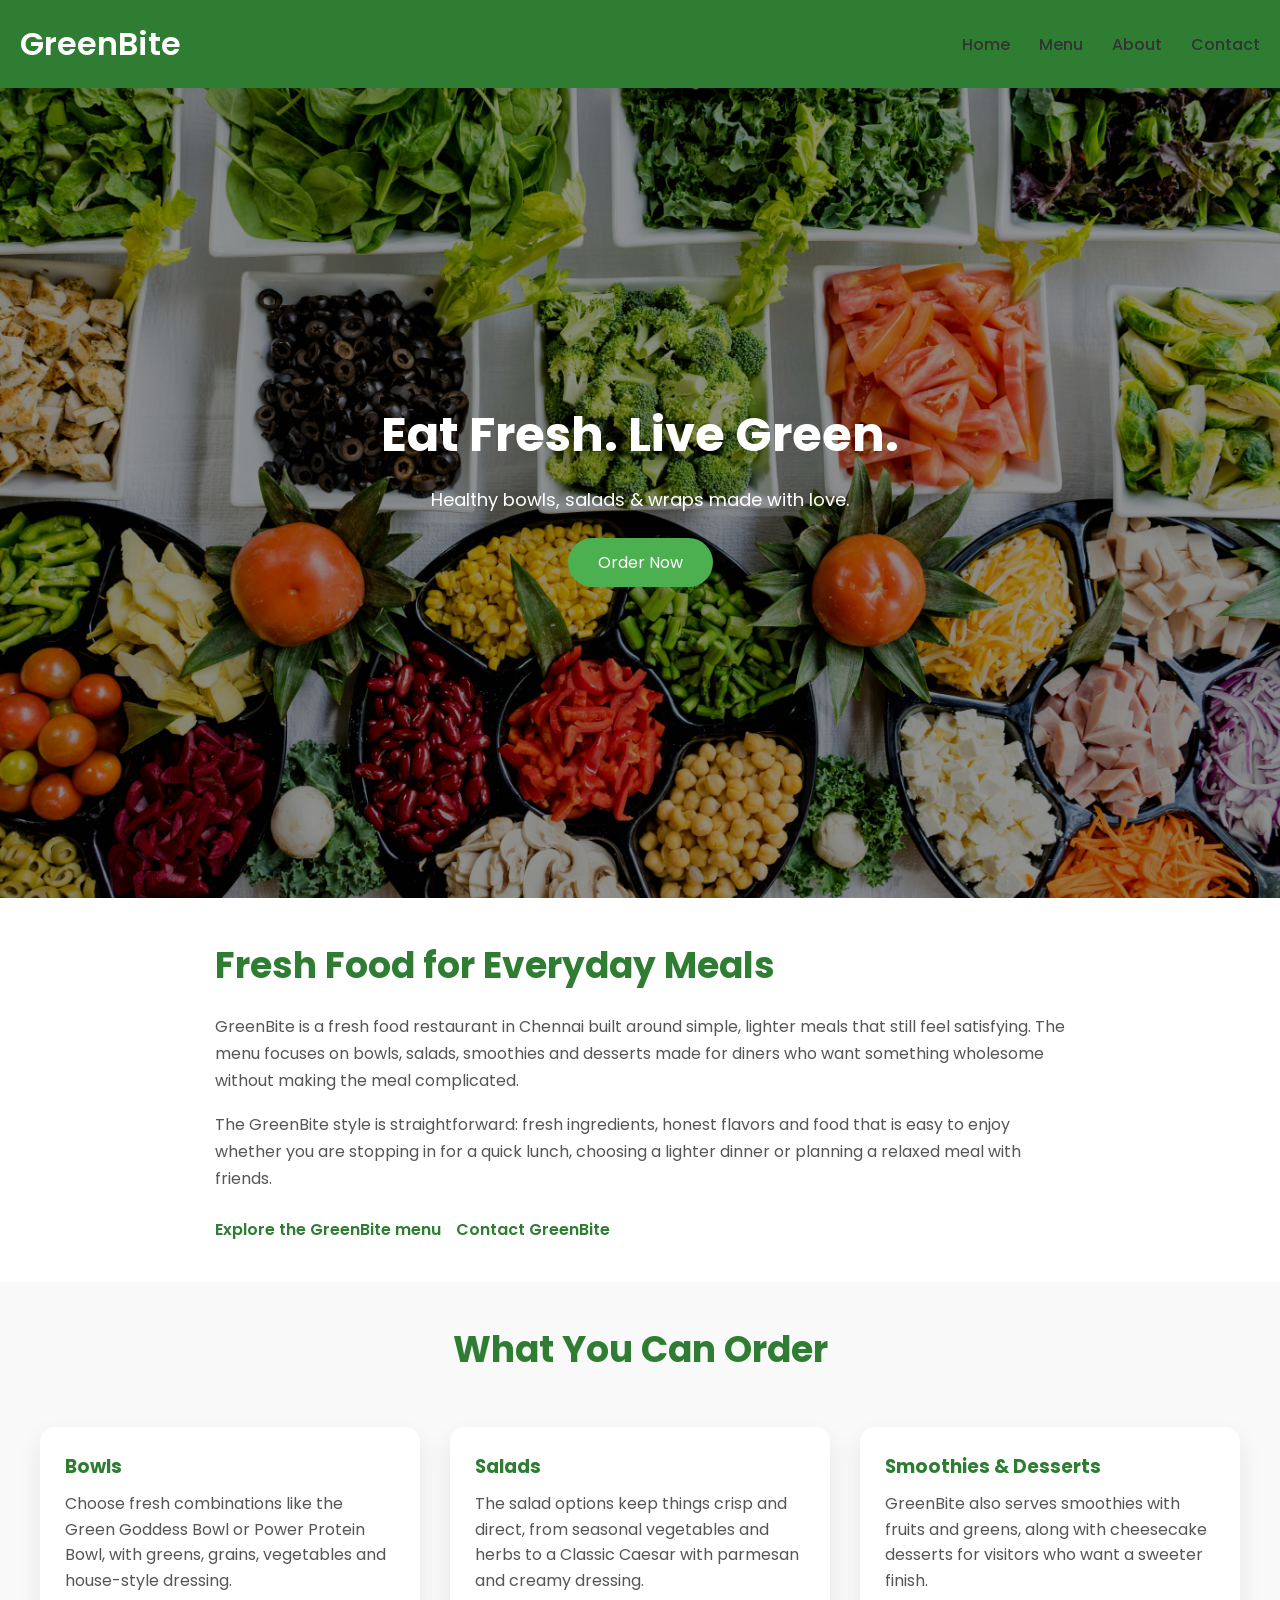
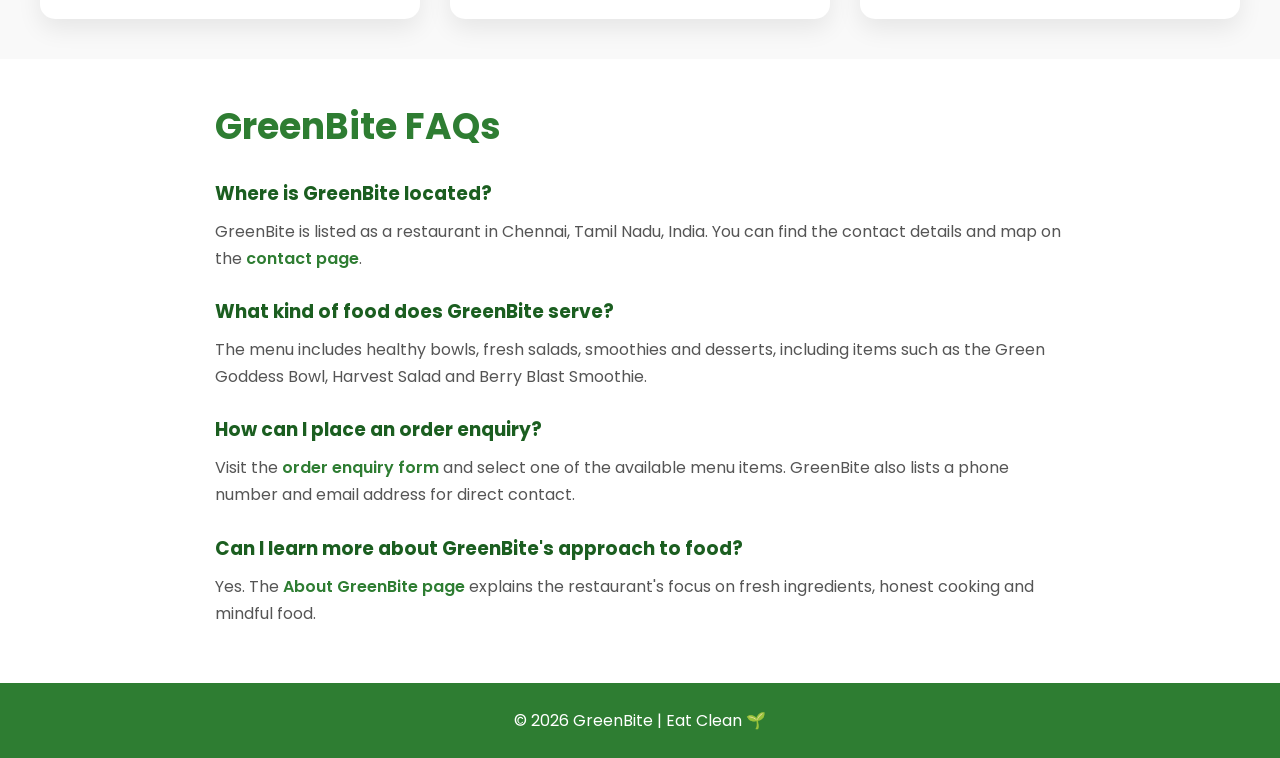
<file: index.html>
<!DOCTYPE html>
<html lang="en">
<head>
  <meta charset="UTF-8">
  <meta name="viewport" content="width=device-width, initial-scale=1.0">
  <title>GreenBite | Fresh &amp; Healthy Food in Chennai</title>
  <meta name="description" content="Enjoy fresh bowls, salads, wraps and wholesome meals from GreenBite, a healthy food restaurant in Chennai.">
  <meta name="google-site-verification" content="YQFDYgL6CHTjE5HYGNesCQ-pMt0rAQGKThCjqk7P7a8" />
  <meta name="robots" content="index, follow">
  <link rel="canonical" href="https://project-bice-sigma.vercel.app/">
  <meta property="og:type" content="website">
  <meta property="og:site_name" content="GreenBite">
  <meta property="og:title" content="GreenBite | Fresh &amp; Healthy Food in Chennai">
  <meta property="og:description" content="Enjoy fresh bowls, salads, wraps and wholesome meals from GreenBite, a healthy food restaurant in Chennai.">
  <meta property="og:url" content="https://project-bice-sigma.vercel.app/">
  <meta property="og:image" content="https://project-bice-sigma.vercel.app/mainimage.jpg">
  <meta property="og:locale" content="en_IN">
  <meta name="twitter:card" content="summary_large_image">
  <meta name="twitter:title" content="GreenBite | Fresh &amp; Healthy Food in Chennai">
  <meta name="twitter:description" content="Enjoy fresh bowls, salads, wraps and wholesome meals from GreenBite, a healthy food restaurant in Chennai.">
  <meta name="twitter:image" content="https://project-bice-sigma.vercel.app/mainimage.jpg">
  <link rel="icon" href="Brown and White SImple Modern Professional Catering Logo (1).png" type="image/png">
  <link rel="preconnect" href="https://fonts.googleapis.com">
  <link rel="preconnect" href="https://fonts.gstatic.com" crossorigin>
  <link href="https://fonts.googleapis.com/css2?family=Poppins:wght@300;400;600&display=swap" rel="stylesheet">
  <link rel="stylesheet" href="style.css">
  <script type="application/ld+json">
    {
      "@context": "https://schema.org",
      "@type": "Restaurant",
      "name": "GreenBite",
      "url": "https://project-bice-sigma.vercel.app/",
      "image": "https://project-bice-sigma.vercel.app/mainimage.jpg",
      "description": "GreenBite serves fresh bowls, salads, wraps and wholesome meals in Chennai.",
      "telephone": "+919876543210",
      "email": "hello@greenbite.com",
      "address": {
        "@type": "PostalAddress",
        "name": "GreenBite Restaurant",
        "streetAddress": "City of Culture",
        "addressLocality": "Chennai",
        "addressRegion": "Tamil Nadu",
        "addressCountry": "IN"
      },
      "openingHoursSpecification": [
        {
          "@type": "OpeningHoursSpecification",
          "dayOfWeek": ["Monday", "Tuesday", "Wednesday", "Thursday", "Friday"],
          "opens": "10:00",
          "closes": "22:00"
        },
        {
          "@type": "OpeningHoursSpecification",
          "dayOfWeek": ["Saturday", "Sunday"],
          "opens": "09:00",
          "closes": "23:00"
        }
      ],
      "servesCuisine": ["Healthy food", "Salads", "Smoothies", "Desserts"],
      "priceRange": "₹200-₹290"
    }
  </script>
</head>
<body>
  <header>
    <p class="site-title">GreenBite</p>
    <nav aria-label="Primary navigation">
      <a href="/">Home</a>
      <a href="menu.html">Menu</a>
      <a href="about.html">About</a>
      <a href="contact.html">Contact</a>
    </nav>
  </header>

  <main>
    <section class="hero" id="home">
      <div>
        <h1>Eat Fresh. Live Green.</h1>
        <p>Healthy bowls, salads &amp; wraps made with love.</p>
        <button onclick="orderNow()">Order Now</button>
      </div>
    </section>

    <section class="home-intro">
      <div class="home-copy">
        <h2>Fresh Food for Everyday Meals</h2>
        <p>
          GreenBite is a fresh food restaurant in Chennai built around simple,
          lighter meals that still feel satisfying. The menu focuses on bowls,
          salads, smoothies and desserts made for diners who want something
          wholesome without making the meal complicated.
        </p>
        <p>
          The GreenBite style is straightforward: fresh ingredients, honest
          flavors and food that is easy to enjoy whether you are stopping in for
          a quick lunch, choosing a lighter dinner or planning a relaxed meal
          with friends.
        </p>
        <div class="text-links">
          <a href="menu.html">Explore the GreenBite menu</a>
          <a href="contact.html">Contact GreenBite</a>
        </div>
      </div>
    </section>

    <section class="home-highlights">
      <div class="section-title">
        <h2>What You Can Order</h2>
      </div>
      <div class="highlight-grid">
        <article class="highlight-card">
          <h3>Bowls</h3>
          <p>
            Choose fresh combinations like the Green Goddess Bowl or Power
            Protein Bowl, with greens, grains, vegetables and house-style
            dressing.
          </p>
        </article>
        <article class="highlight-card">
          <h3>Salads</h3>
          <p>
            The salad options keep things crisp and direct, from seasonal
            vegetables and herbs to a Classic Caesar with parmesan and creamy
            dressing.
          </p>
        </article>
        <article class="highlight-card">
          <h3>Smoothies &amp; Desserts</h3>
          <p>
            GreenBite also serves smoothies with fruits and greens, along with
            cheesecake desserts for visitors who want a sweeter finish.
          </p>
        </article>
      </div>
    </section>

    <section class="home-faq">
      <div class="home-copy">
        <h2>GreenBite FAQs</h2>
        <h3>Where is GreenBite located?</h3>
        <p>
          GreenBite is listed as a restaurant in Chennai, Tamil Nadu, India.
          You can find the contact details and map on the <a href="contact.html">contact page</a>.
        </p>
        <h3>What kind of food does GreenBite serve?</h3>
        <p>
          The menu includes healthy bowls, fresh salads, smoothies and desserts,
          including items such as the Green Goddess Bowl, Harvest Salad and
          Berry Blast Smoothie.
        </p>
        <h3>How can I place an order enquiry?</h3>
        <p>
          Visit the <a href="contact.html">order enquiry form</a> and select one
          of the available menu items. GreenBite also lists a phone number and
          email address for direct contact.
        </p>
        <h3>Can I learn more about GreenBite's approach to food?</h3>
        <p>
          Yes. The <a href="about.html">About GreenBite page</a> explains the
          restaurant's focus on fresh ingredients, honest cooking and mindful
          food.
        </p>
      </div>
    </section>
  </main>

  <footer>
    <p>© 2026 GreenBite | Eat Clean 🌱</p>
  </footer>

  <script>
    function orderNow() {
      window.location.href = "menu.html";
    }
  </script>
</body>
</html>
</file>
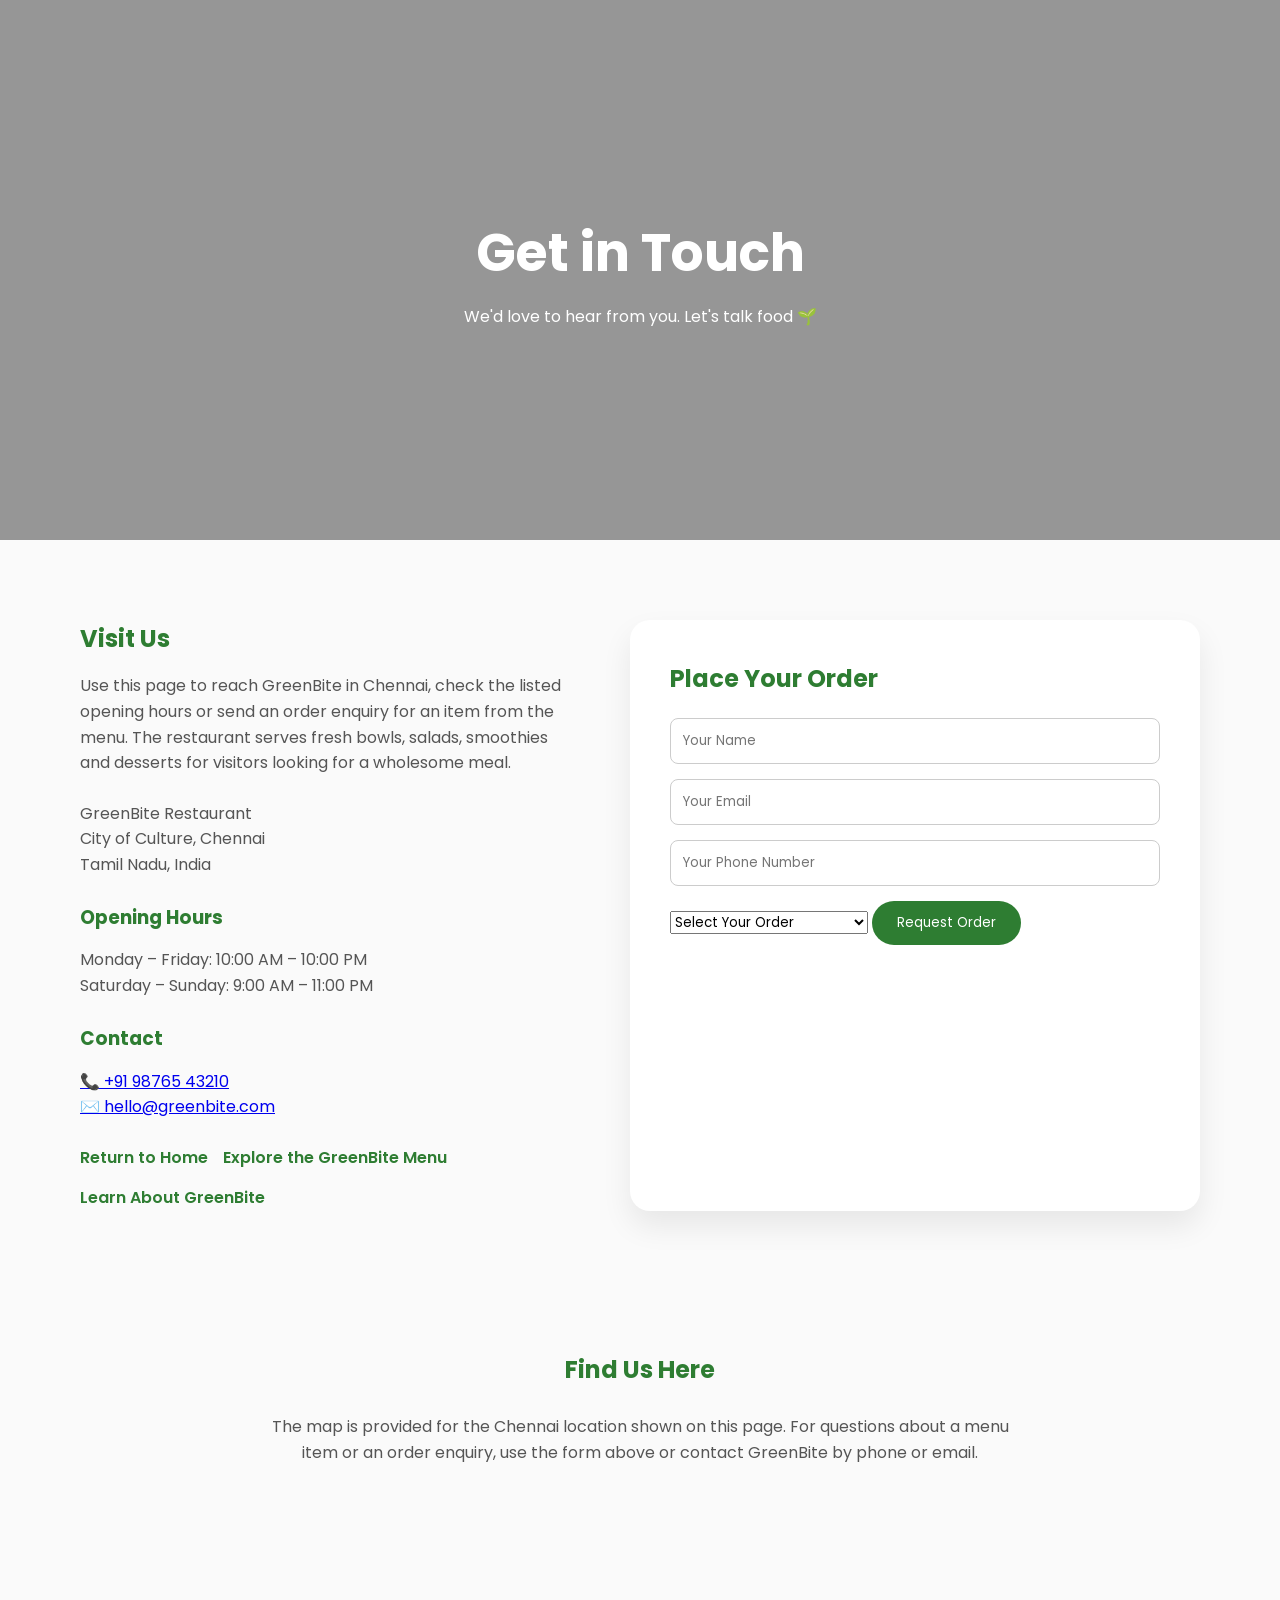
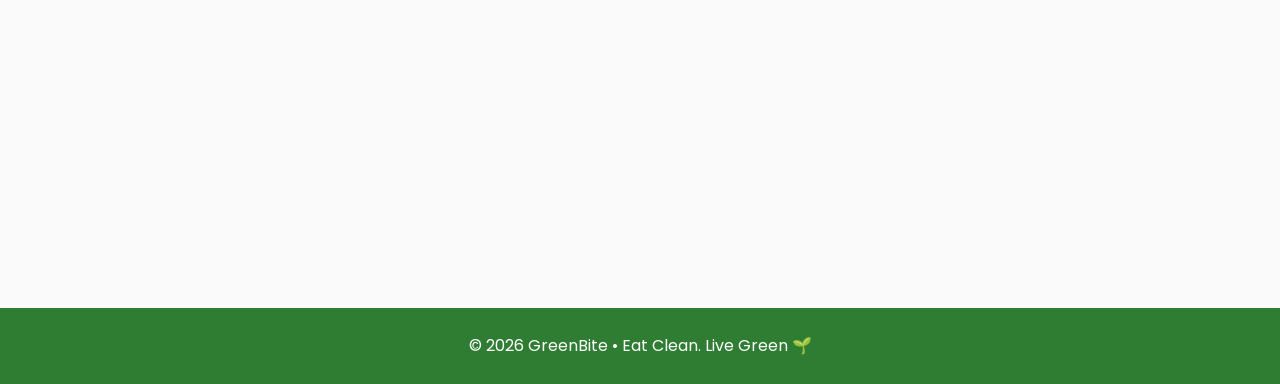
<file: contact.html>
<!DOCTYPE html>
<html lang="en">
<head>
  <meta charset="UTF-8">
  <meta name="viewport" content="width=device-width, initial-scale=1.0">
  <title>Contact GreenBite | Restaurant in Chennai</title>
  <meta name="description" content="Contact or visit GreenBite in Chennai, view opening hours and place an order enquiry for fresh bowls, salads and smoothies.">
  <meta name="robots" content="index, follow">
  <link rel="canonical" href="https://project-bice-sigma.vercel.app/contact.html">
  <meta property="og:type" content="website">
  <meta property="og:site_name" content="GreenBite">
  <meta property="og:title" content="Contact GreenBite | Restaurant in Chennai">
  <meta property="og:description" content="Contact or visit GreenBite in Chennai, view opening hours and place an order enquiry for fresh bowls, salads and smoothies.">
  <meta property="og:url" content="https://project-bice-sigma.vercel.app/contact.html">
  <meta property="og:image" content="https://project-bice-sigma.vercel.app/mainimage.jpg">
  <meta property="og:locale" content="en_IN">
  <meta name="twitter:card" content="summary_large_image">
  <meta name="twitter:title" content="Contact GreenBite | Restaurant in Chennai">
  <meta name="twitter:description" content="Contact or visit GreenBite in Chennai, view opening hours and place an order enquiry for fresh bowls, salads and smoothies.">
  <meta name="twitter:image" content="https://project-bice-sigma.vercel.app/mainimage.jpg">
  <link rel="icon" href="Brown and White SImple Modern Professional Catering Logo (1).png" type="image/png">
  <link rel="preconnect" href="https://fonts.googleapis.com">
  <link rel="preconnect" href="https://fonts.gstatic.com" crossorigin>
  <link href="https://fonts.googleapis.com/css2?family=Poppins:wght@300;400;600&display=swap" rel="stylesheet">
  <link rel="stylesheet" href="contact.css">
  <script src="contact.js" defer></script>
</head>
<body>

  <main>
    <section class="contact-hero">
      <div class="hero-text">
        <h1>Get in Touch</h1>
        <p>We'd love to hear from you. Let's talk food 🌱</p>
      </div>
    </section>

    <section class="contact-section">
      <div class="contact-container">

        <address class="contact-info">
          <h2>Visit Us</h2>
          <p>
            Use this page to reach GreenBite in Chennai, check the listed
            opening hours or send an order enquiry for an item from the menu.
            The restaurant serves fresh bowls, salads, smoothies and desserts
            for visitors looking for a wholesome meal.
          </p>
          <p>
            GreenBite Restaurant<br>
            City of Culture, Chennai<br>
            Tamil Nadu, India
          </p>

          <h3>Opening Hours</h3>
          <p>
            Monday – Friday: 10:00 AM – 10:00 PM<br>
            Saturday – Sunday: 9:00 AM – 11:00 PM
          </p>

          <h3>Contact</h3>

          <a href="tel:+919876543210">📞 +91 98765 43210</a><br>
          <a href="mailto:hello@greenbite.com">✉️ hello@greenbite.com</a>

          <div class="contact-links">
            <a href="/">Return to Home</a>
            <a href="menu.html">Explore the GreenBite Menu</a>
            <a href="about.html">Learn About GreenBite</a>
          </div>
        </address>

        <div class="contact-form">
          <h2>Place Your Order</h2>

          <form onsubmit="return validateOrder();">
            <input type="text" id="name" name="name" placeholder="Your Name" autocomplete="name" required>
            <input type="email" id="email" name="email" placeholder="Your Email" autocomplete="email" required>
            <input type="tel" id="phone" name="phone" placeholder="Your Phone Number" autocomplete="tel" required>
            <select id="order" name="order" required>
              <option value="">Select Your Order</option>
              <option>Smoothie</option>
              <option>Berry Blast Smoothie</option>
              <option>Harvest Salad</option>
              <option>Power Protein Bowl</option>
              <option>Classic Caesar</option>
              <option>Honeycomb Cheesecake</option>
              <option>Lime Mousse Cheesecake</option>
              <option>Green Goddess Bowl</option>
            </select>
            <button type="submit">Request Order</button>
          </form>
        </div>

      </div>
    </section>

    <section class="map-section">
      <h2>Find Us Here</h2>
      <p class="map-intro">
        The map is provided for the Chennai location shown on this page. For
        questions about a menu item or an order enquiry, use the form above or
        contact GreenBite by phone or email.
      </p>
      <iframe
        src="https://www.google.com/maps?q=chennai&output=embed"
        title="Map showing GreenBite location in Chennai"
        allowfullscreen
        loading="lazy">
      </iframe>
    </section>
  </main>

  <footer>
    <p>© 2026 GreenBite • Eat Clean. Live Green 🌱</p>
  </footer>

</body>
</html>
</file>
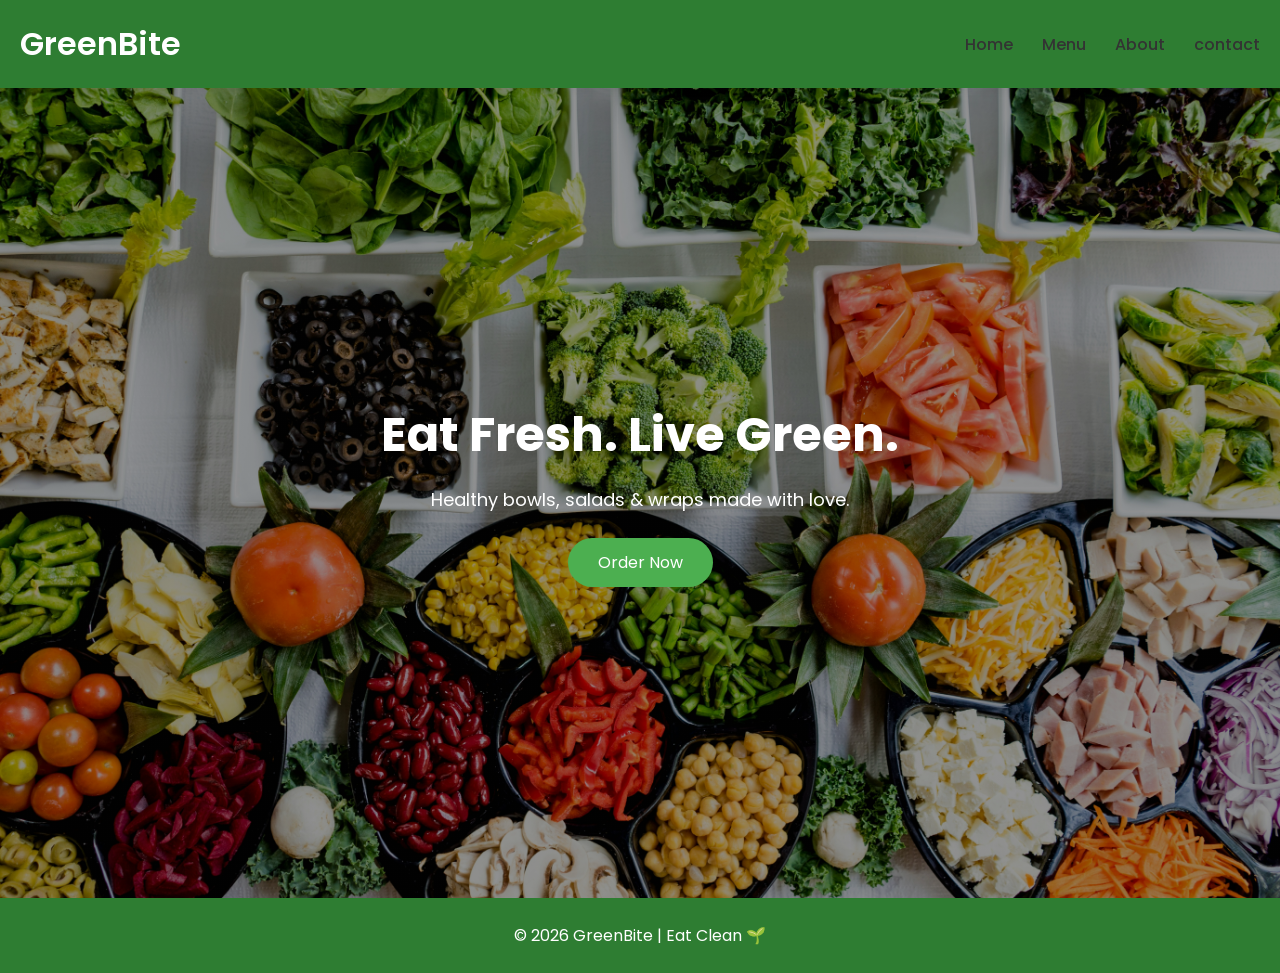
<file: new.html>
<!DOCTYPE html>
<html lang="en">
<head>
   <link rel="stylesheet" href="style.css">
  <title>GreenBite | Fresh Food Restaurant</title>
  <link rel="icon" href="Brown and White SImple Modern Professional Catering Logo (1).png" type="image/png">
  <link href="https://fonts.googleapis.com/css2?family=Poppins:wght@300;400;600&display=swap" rel="stylesheet">
</head>
<body>
  <header>
    <h1>GreenBite</h1>
    <nav>
      <a href="new.html">Home</a>
      <a href="menu.html">Menu</a>
      <a href="about.html">About</a>
      <a href="contact.html">contact</a>
    </nav>
  </header>
  <section class="hero" id="home">
    <div>
      <h2>Eat Fresh. Live Green.</h2>
      <p>Healthy bowls, salads & wraps made with love.</p>
      <button onclick="orderNow()">Order Now</button>
    </div>
  </section>
  <footer>
    <p>© 2026 GreenBite | Eat Clean 🌱</p>
  </footer>
  <script>
    function orderNow() {
      window.location.href = "menu.html";
    }
  </script>
  <script src="event.js"></script>
</file>
<file: style.css>
* {
      margin: 0;
      padding: 0;
      box-sizing: border-box;
      font-family: 'Poppins', sans-serif;
    }

    body {
      background: #f9f9f9;
      color: #333;
    }
    header {
      display: flex;
      justify-content: space-between;
      align-items: center;
      padding: 20px 60px;
      background: #ffffff;
      box-shadow: 0 2px 10px rgba(0,0,0,0.05);
      position: sticky;
      top: 0;
      z-index: 10;
    }

    header h1,
    .site-title {
      font-size: 2em;
      font-weight: 600;
    }

    nav a {
      margin-left: 25px;
      text-decoration: none;
      color: #333;
      font-weight: 500;
    }

    nav a:hover {
      color: #2e7d32;
    }

    .hero {
      height: 90vh;
      background: linear-gradient(rgba(0,0,0,0.4), rgba(0,0,0,0.4)),
        url("mainimage.jpg") center/cover no-repeat;
      display: flex;
      align-items: center;
      justify-content: center;
      text-align: center;
      color: white;
      padding: 20px;
    }

    .hero h1,
    .hero h2 {
      font-size: 48px;
      margin-bottom: 15px;
    }

    .hero p {
      font-size: 18px;
      margin-bottom: 25px;
    }

    .hero button {
      padding: 12px 30px;
      background: #4caf50;
      border: none;
      color: white;
      font-size: 16px;
      border-radius: 30px;
      cursor: pointer;
    }

    .hero button:hover {
      background: #388e3c;
    }

    section {
      padding: 70px 60px;
    }

    .section-title {
      text-align: center;
      margin-bottom: 50px;
    }

    .section-title h2 {
      font-size: 36px;
      color: #2e7d32;
    }

    .home-intro,
    .home-faq {
      background: #ffffff;
    }

    .home-copy {
      max-width: 850px;
      margin: 0 auto;
    }

    .home-copy h2,
    .home-faq h2 {
      font-size: 36px;
      color: #2e7d32;
      margin-bottom: 20px;
    }

    .home-copy h3 {
      color: #1b5e20;
      margin-top: 25px;
      margin-bottom: 10px;
    }

    .home-copy p {
      line-height: 1.7;
      margin-bottom: 16px;
      color: #555;
    }

    .text-links {
      display: flex;
      flex-wrap: wrap;
      gap: 15px;
      margin-top: 25px;
    }

    .text-links a,
    .home-copy a {
      color: #2e7d32;
      font-weight: 600;
      text-decoration: none;
    }

    .text-links a:hover,
    .home-copy a:hover {
      text-decoration: underline;
    }

    .highlight-grid {
      display: grid;
      grid-template-columns: repeat(auto-fit, minmax(240px, 1fr));
      gap: 30px;
    }

    .highlight-card {
      background: white;
      border-radius: 15px;
      padding: 25px;
      box-shadow: 0 10px 25px rgba(0,0,0,0.08);
    }

    .highlight-card h3 {
      color: #2e7d32;
      margin-bottom: 10px;
    }

    .highlight-card p {
      color: #555;
      line-height: 1.6;
    }

    .menu {
      display: grid;
      grid-template-columns: repeat(auto-fit, minmax(250px, 1fr));
      gap: 30px;
    }

    .menu-card {
      background: white;
      border-radius: 15px;
      overflow: hidden;
      box-shadow: 0 10px 25px rgba(0,0,0,0.08);
      transition: transform 0.3s;
    }

    .menu-card:hover {
      transform: translateY(-10px);
    }

    .menu-card img {
      width: 100%;
      height: 200px;
      object-fit: cover;
    }

    .menu-card .content {
      padding: 20px;
    }

    .menu-card h3 {
      color: #2e7d32;
      margin-bottom: 10px;
    }

    .about {
      display: flex;
      flex-wrap: wrap;
      gap: 40px;
      align-items: center;
    }

    .about img {
      width: 100%;
      max-width: 450px;
      border-radius: 20px;
    }

    .about-text {
      max-width: 500px;
    }


    footer {
      background: #2e7d32;
      color: white;
      text-align: center;
      padding: 25px;
    }

    @media(max-width: 768px) {
      header {
        padding: 20px;
      }
      section {
        padding: 50px 20px;
      }
      .hero h1,
      .hero h2 {
        font-size: 36px;
      }

      .home-copy h2,
      .home-faq h2 {
        font-size: 30px;
      }
  }
* {
  font-family: 'Poppins', sans-serif;
  margin: 0;
}
header {
  background: #2e7d32;
  color: white;
  padding: 20px;
  text-align: center;
}
section {
  padding: 40px;
}
.menu {
  display: grid;
  grid-template-columns: repeat(auto-fit, minmax(250px, 1fr));
  gap: 20px;
}
.card {
  padding: 20px;
  border-radius: 10px;
}
button {
  background: #2e7d32;
  color: white;
  border: none;
  padding: 10px;
  border-radius: 5px;
  cursor: pointer;
}
form {
  max-width: 400px;
  background: white;
  padding: 20px;
  border-radius: 10px;
}
input, select {
  width: 100%;
  padding: 10px;
  margin: 10px 0;
}
.contact-info {
  background: #f4f4f4;
  margin-top: 20px;
  background-attachment: scroll;
  background-size: cover;
  padding: 20px;                                                                                                                                                    
}
</file>
<file: contact.css>
* {
  margin: 0;
  padding: 0;
  box-sizing: border-box;
  font-family: 'Poppins', sans-serif;
}

body {
  background: #fafafa;
  color: #2f2f2f;
  line-height: 1.6;
}

.contact-hero {
  height: 60vh;
  background: linear-gradient(rgba(0,0,0,0.4), rgba(0,0,0,0.4)),
    url("https://images.unsplash.com/photo-1555396273-367ea4eb4db5")
    center/cover no-repeat;
  display: flex;
  align-items: center;
  justify-content: center;
  text-align: center;
  color: white;
}

.contact-hero h1 {
  font-size: 52px;
  margin-bottom: 10px;
}

.contact-section {
  padding: 80px;
}

.contact-container {
  display: flex;
  gap: 60px;
  flex-wrap: wrap;
}

.contact-info {
  flex: 1;
  min-width: 280px;
  font-style: normal;
}

.contact-info h2,
.contact-info h3 {
  color: #2e7d32;
  margin-bottom: 15px;
}

.contact-info p {
  margin-bottom: 25px;
  color: #555;
}

.contact-links {
  display: flex;
  flex-wrap: wrap;
  gap: 15px;
  margin-top: 25px;
}

.contact-links a {
  color: #2e7d32;
  font-weight: 600;
  text-decoration: none;
}

.contact-links a:hover {
  text-decoration: underline;
}

.contact-form {
  flex: 1;
  min-width: 280px;
  background: white;
  padding: 40px;
  border-radius: 20px;
  box-shadow: 0 15px 30px rgba(0,0,0,0.08);
}

.contact-form h2 {
  margin-bottom: 20px;
  color: #2e7d32;
}

.contact-form input,
.contact-form textarea {
  width: 100%;
  padding: 12px;
  margin-bottom: 15px;
  border-radius: 8px;
  border: 1px solid #ccc;
}

.contact-form textarea {
  height: 120px;
  resize: none;
}

.contact-form button {
  background: #2e7d32;
  color: white;
  border: none;
  padding: 12px 25px;
  border-radius: 25px;
  cursor: pointer;
}

.contact-form button:hover {
  background: #1b5e20;
}


.map-section {
  padding: 60px 80px;
  text-align: center;
}

.map-section h2 {
  margin-bottom: 25px;
  color: #2e7d32;
}

.map-intro {
  max-width: 760px;
  margin: 0 auto 25px;
  color: #555;
}

.map-section iframe {
  width: 100%;
  height: 350px;
  border-radius: 20px;
  border: none;
}


footer {
  background: #2e7d32;
  color: white;
  text-align: center;
  padding: 25px;
}


@media (max-width: 768px) {
  .contact-section,
  .map-section {
    padding: 40px 20px;
  }

  .contact-hero h1 {
    font-size: 38px;
  }
}
</file>
